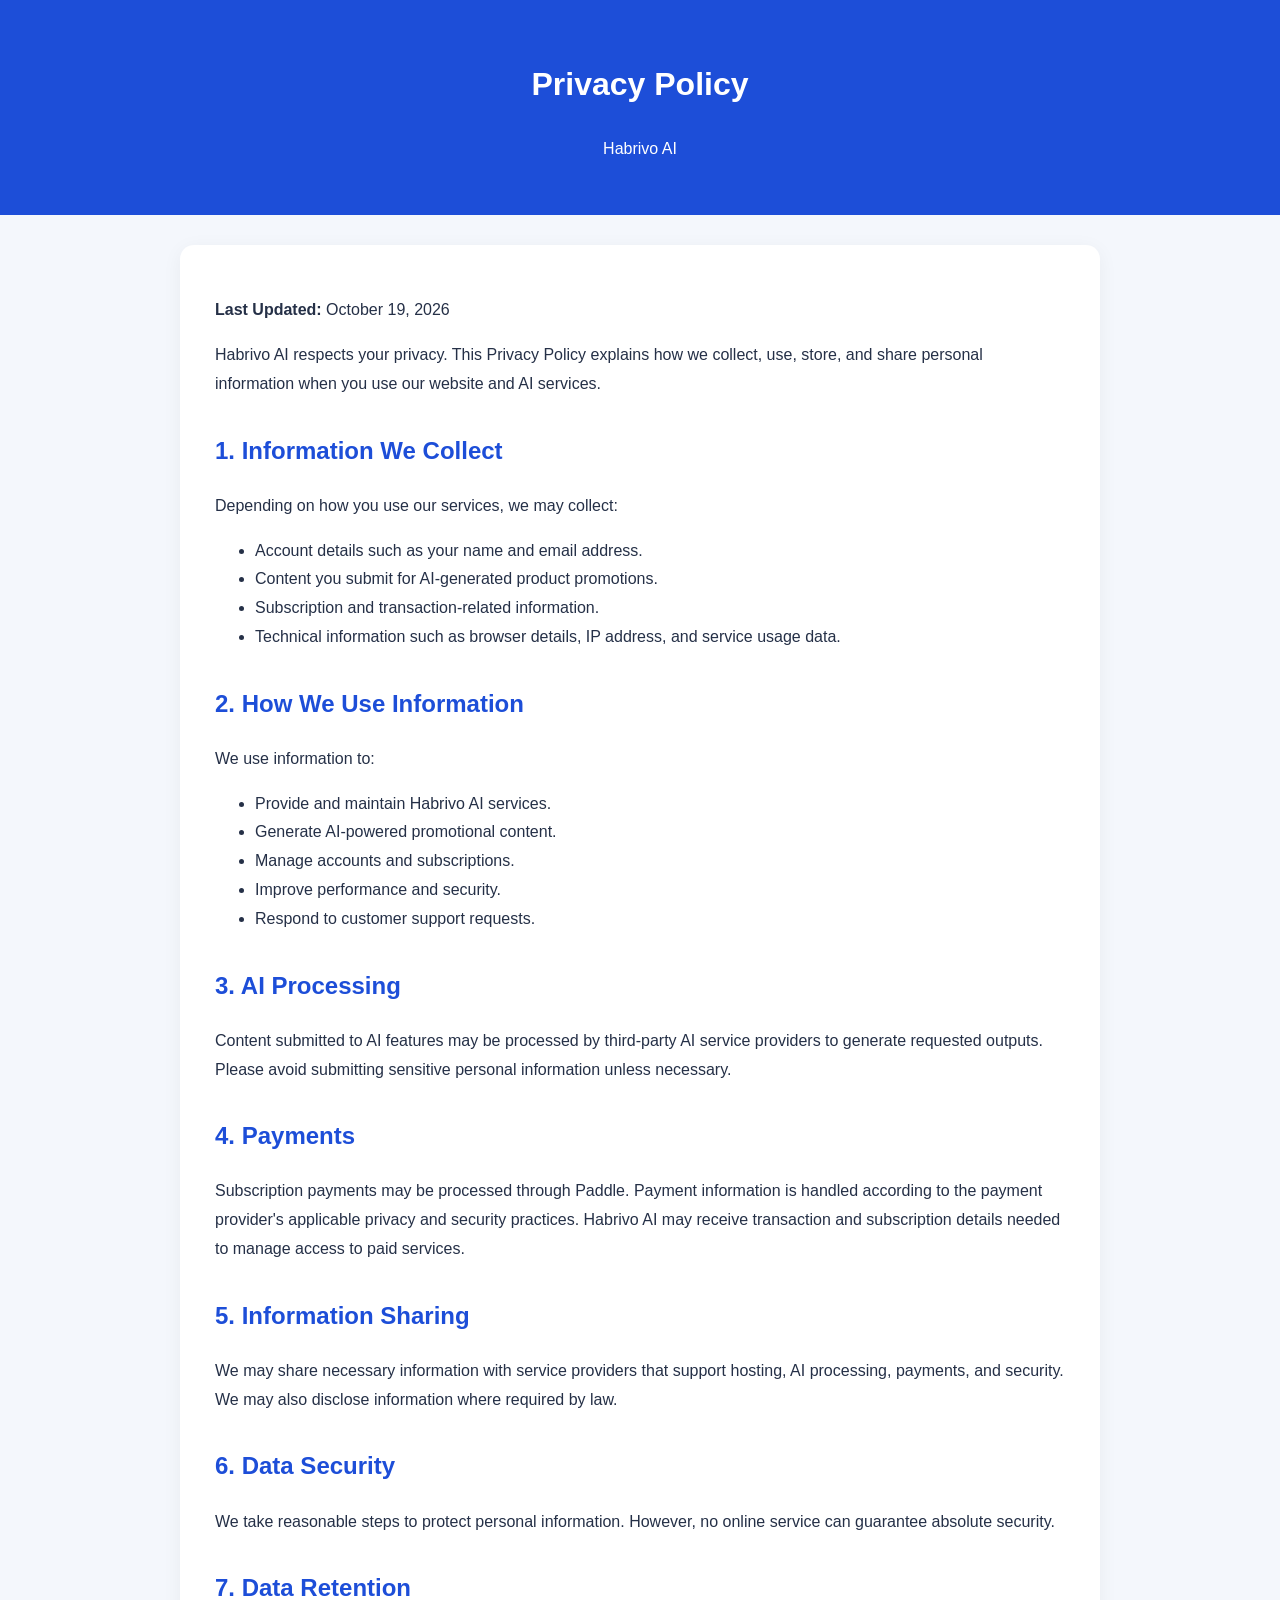
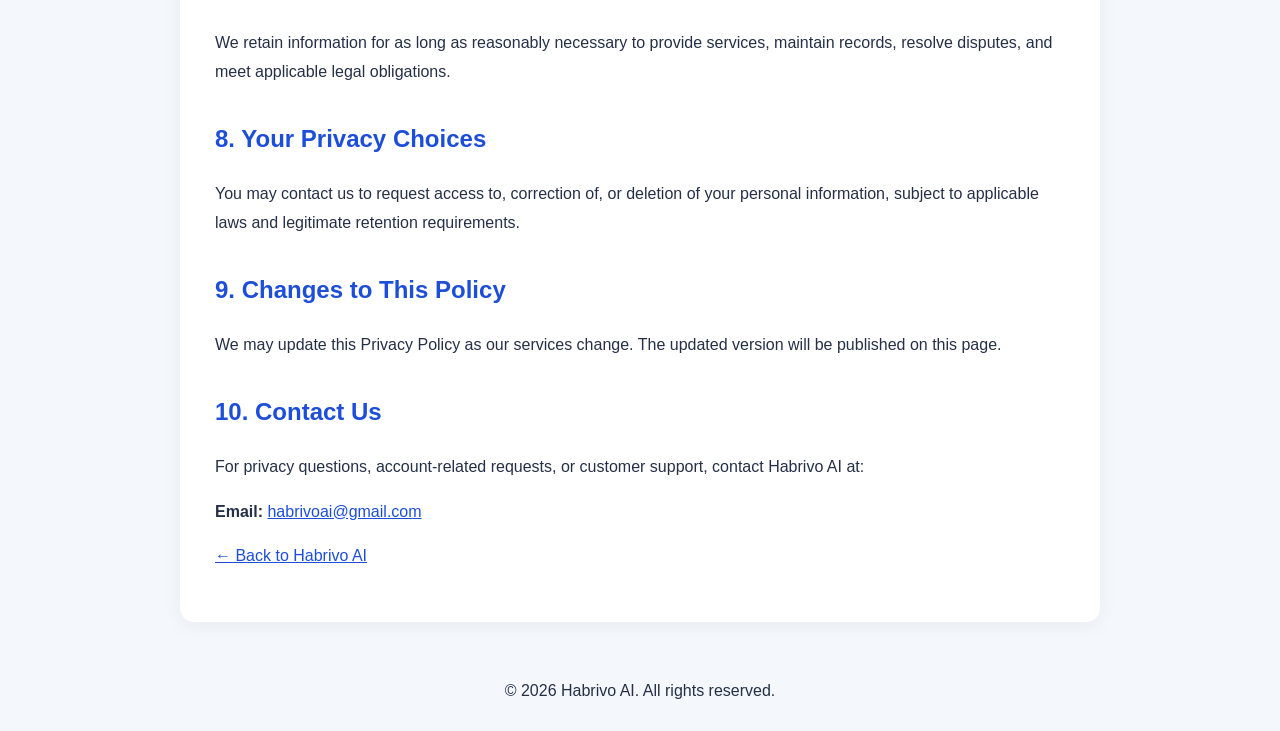
<file: frontend/privacy.html>
<!DOCTYPE html>
<html lang="en">

<head>
    <meta charset="UTF-8">
    <meta name="viewport" content="width=device-width, initial-scale=1.0">
    <title>Privacy Policy | Habrivo AI</title>
    <style>
        body {
            font-family: Arial, sans-serif;
            background: #f4f7fc;
            color: #253047;
            line-height: 1.8;
            margin: 0;
        }

        header {
            background: #1d4ed8;
            color: white;
            padding: 35px 20px;
            text-align: center;
        }

        main {
            max-width: 850px;
            margin: 30px auto;
            padding: 35px;
            background: white;
            border-radius: 14px;
            box-shadow: 0 4px 20px #0000000d;
        }

        h2 {
            color: #1d4ed8;
            margin-top: 30px;
        }

        a {
            color: #1d4ed8;
        }

        footer {
            text-align: center;
            padding: 25px;
        }

        @media(max-width: 600px) {
            main {
                margin: 15px;
                padding: 20px;
            }
        }
    </style>
</head>

<body>
    <header>
        <h1>Privacy Policy</h1>
        <p>Habrivo AI</p>
    </header>

    <main>
        <p><strong>Last Updated:</strong> October 19, 2026</p>

        <p>
            Habrivo AI respects your privacy. This Privacy Policy
            explains how we collect, use, store, and share personal
            information when you use our website and AI services.
        </p>

        <h2>1. Information We Collect</h2>
        <p>Depending on how you use our services, we may collect:</p>
        <ul>
            <li>Account details such as your name and email address.</li>
            <li>Content you submit for AI-generated product promotions.</li>
            <li>Subscription and transaction-related information.</li>
            <li>Technical information such as browser details, IP address,
                and service usage data.</li>
        </ul>

        <h2>2. How We Use Information</h2>
        <p>We use information to:</p>
        <ul>
            <li>Provide and maintain Habrivo AI services.</li>
            <li>Generate AI-powered promotional content.</li>
            <li>Manage accounts and subscriptions.</li>
            <li>Improve performance and security.</li>
            <li>Respond to customer support requests.</li>
        </ul>

        <h2>3. AI Processing</h2>
        <p>
            Content submitted to AI features may be processed by
            third-party AI service providers to generate requested
            outputs. Please avoid submitting sensitive personal
            information unless necessary.
        </p>

        <h2>4. Payments</h2>
        <p>
            Subscription payments may be processed through Paddle.
            Payment information is handled according to the payment
            provider's applicable privacy and security practices.
            Habrivo AI may receive transaction and subscription details
            needed to manage access to paid services.
        </p>

        <h2>5. Information Sharing</h2>
        <p>
            We may share necessary information with service providers
            that support hosting, AI processing, payments, and security.
            We may also disclose information where required by law.
        </p>

        <h2>6. Data Security</h2>
        <p>
            We take reasonable steps to protect personal information.
            However, no online service can guarantee absolute security.
        </p>

        <h2>7. Data Retention</h2>
        <p>
            We retain information for as long as reasonably necessary
            to provide services, maintain records, resolve disputes,
            and meet applicable legal obligations.
        </p>

        <h2>8. Your Privacy Choices</h2>
        <p>
            You may contact us to request access to, correction of,
            or deletion of your personal information, subject to
            applicable laws and legitimate retention requirements.
        </p>

        <h2>9. Changes to This Policy</h2>
        <p>
            We may update this Privacy Policy as our services change.
            The updated version will be published on this page.
        </p>


        <h2>10. Contact Us</h2>
        <p>
            For privacy questions, account-related requests,
            or customer support, contact Habrivo AI at:
        </p>
        <p>
            <strong>Email:</strong>
            <a href="mailto:habrivoai@gmail.com">
                habrivoai@gmail.com
            </a>
        </p>


        <p><a href="/">← Back to Habrivo AI</a></p>
    </main>

    <footer>© 2026 Habrivo AI. All rights reserved.</footer>
</body>

</html>
</file>
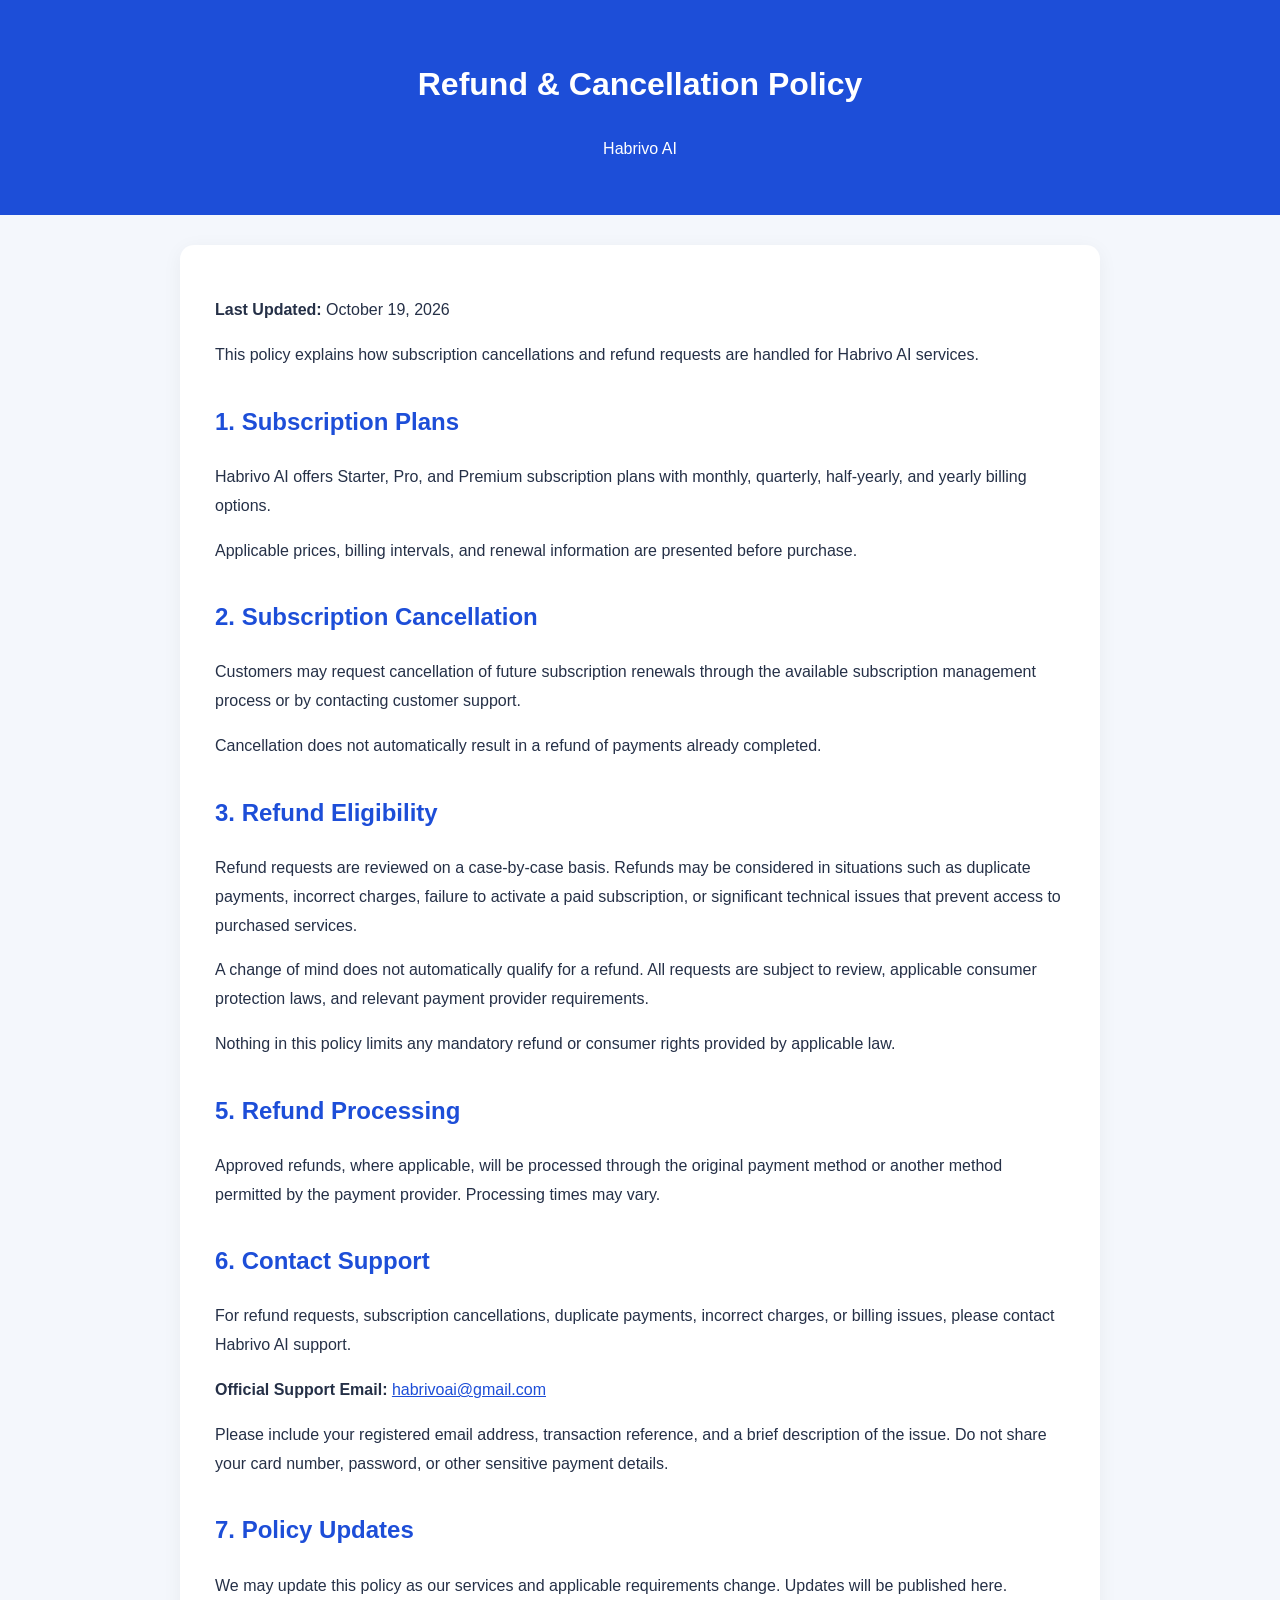
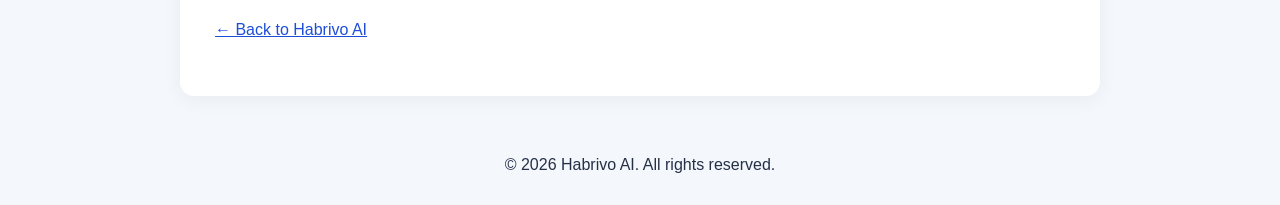
<file: frontend/refund.html>
<!DOCTYPE html>
<html lang="en">

<head>
    <meta charset="UTF-8">
    <meta name="viewport" content="width=device-width, initial-scale=1.0">
    <title>Refund & Cancellation Policy | Habrivo AI</title>
    <style>
        body {
            font-family: Arial, sans-serif;
            background: #f4f7fc;
            color: #253047;
            line-height: 1.8;
            margin: 0;
        }

        header {
            background: #1d4ed8;
            color: white;
            padding: 35px 20px;
            text-align: center;
        }

        main {
            max-width: 850px;
            margin: 30px auto;
            padding: 35px;
            background: white;
            border-radius: 14px;
            box-shadow: 0 4px 20px #0000000d;
        }

        h2 {
            color: #1d4ed8;
            margin-top: 30px;
        }

        a {
            color: #1d4ed8;
        }

        footer {
            text-align: center;
            padding: 25px;
        }

        @media (max-width: 600px) {
            main {
                margin: 15px;
                padding: 20px;
            }
        }
    </style>
</head>

<body>
    <header>
        <h1>Refund & Cancellation Policy</h1>
        <p>Habrivo AI</p>
    </header>

    <main>
        <p><strong>Last Updated:</strong> October 19, 2026</p>

        <p>
            This policy explains how subscription cancellations
            and refund requests are handled for Habrivo AI services.
        </p>

        <h2>1. Subscription Plans</h2>
        <p>
            Habrivo AI offers Starter, Pro, and Premium subscription
            plans with monthly, quarterly, half-yearly, and yearly
            billing options.
        </p>
        <p>
            Applicable prices, billing intervals, and renewal
            information are presented before purchase.
        </p>

        <h2>2. Subscription Cancellation</h2>
        <p>
            Customers may request cancellation of future subscription
            renewals through the available subscription management
            process or by contacting customer support.
        </p>
        <p>
            Cancellation does not automatically result in a refund
            of payments already completed.
        </p>


        <h2>3. Refund Eligibility</h2>
        <p>
            Refund requests are reviewed on a case-by-case basis.
            Refunds may be considered in situations such as
            duplicate payments, incorrect charges, failure to
            activate a paid subscription, or significant technical
            issues that prevent access to purchased services.
        </p>
        <p>
            A change of mind does not automatically qualify for
            a refund. All requests are subject to review,
            applicable consumer protection laws, and relevant
            payment provider requirements.
        </p>
        <p>
            Nothing in this policy limits any mandatory refund
            or consumer rights provided by applicable law.
        </p>


        <h2>5. Refund Processing</h2>
        <p>
            Approved refunds, where applicable, will be processed
            through the original payment method or another method
            permitted by the payment provider.
            Processing times may vary.
        </p>


        <h2>6. Contact Support</h2>
        <p>
            For refund requests, subscription cancellations,
            duplicate payments, incorrect charges, or billing
            issues, please contact Habrivo AI support.
        </p>
        <p>
            <strong>Official Support Email:</strong>
            <a href="mailto:habrivoai@gmail.com">
                habrivoai@gmail.com
            </a>
        </p>
        <p>
            Please include your registered email address,
            transaction reference, and a brief description
            of the issue. Do not share your card number,
            password, or other sensitive payment details.
        </p>


        <h2>7. Policy Updates</h2>
        <p>
            We may update this policy as our services and applicable
            requirements change. Updates will be published here.
        </p>

        <p><a href="/">← Back to Habrivo AI</a></p>
    </main>

    <footer>
        © 2026 Habrivo AI. All rights reserved.
    </footer>
</body>

</html>
</file>
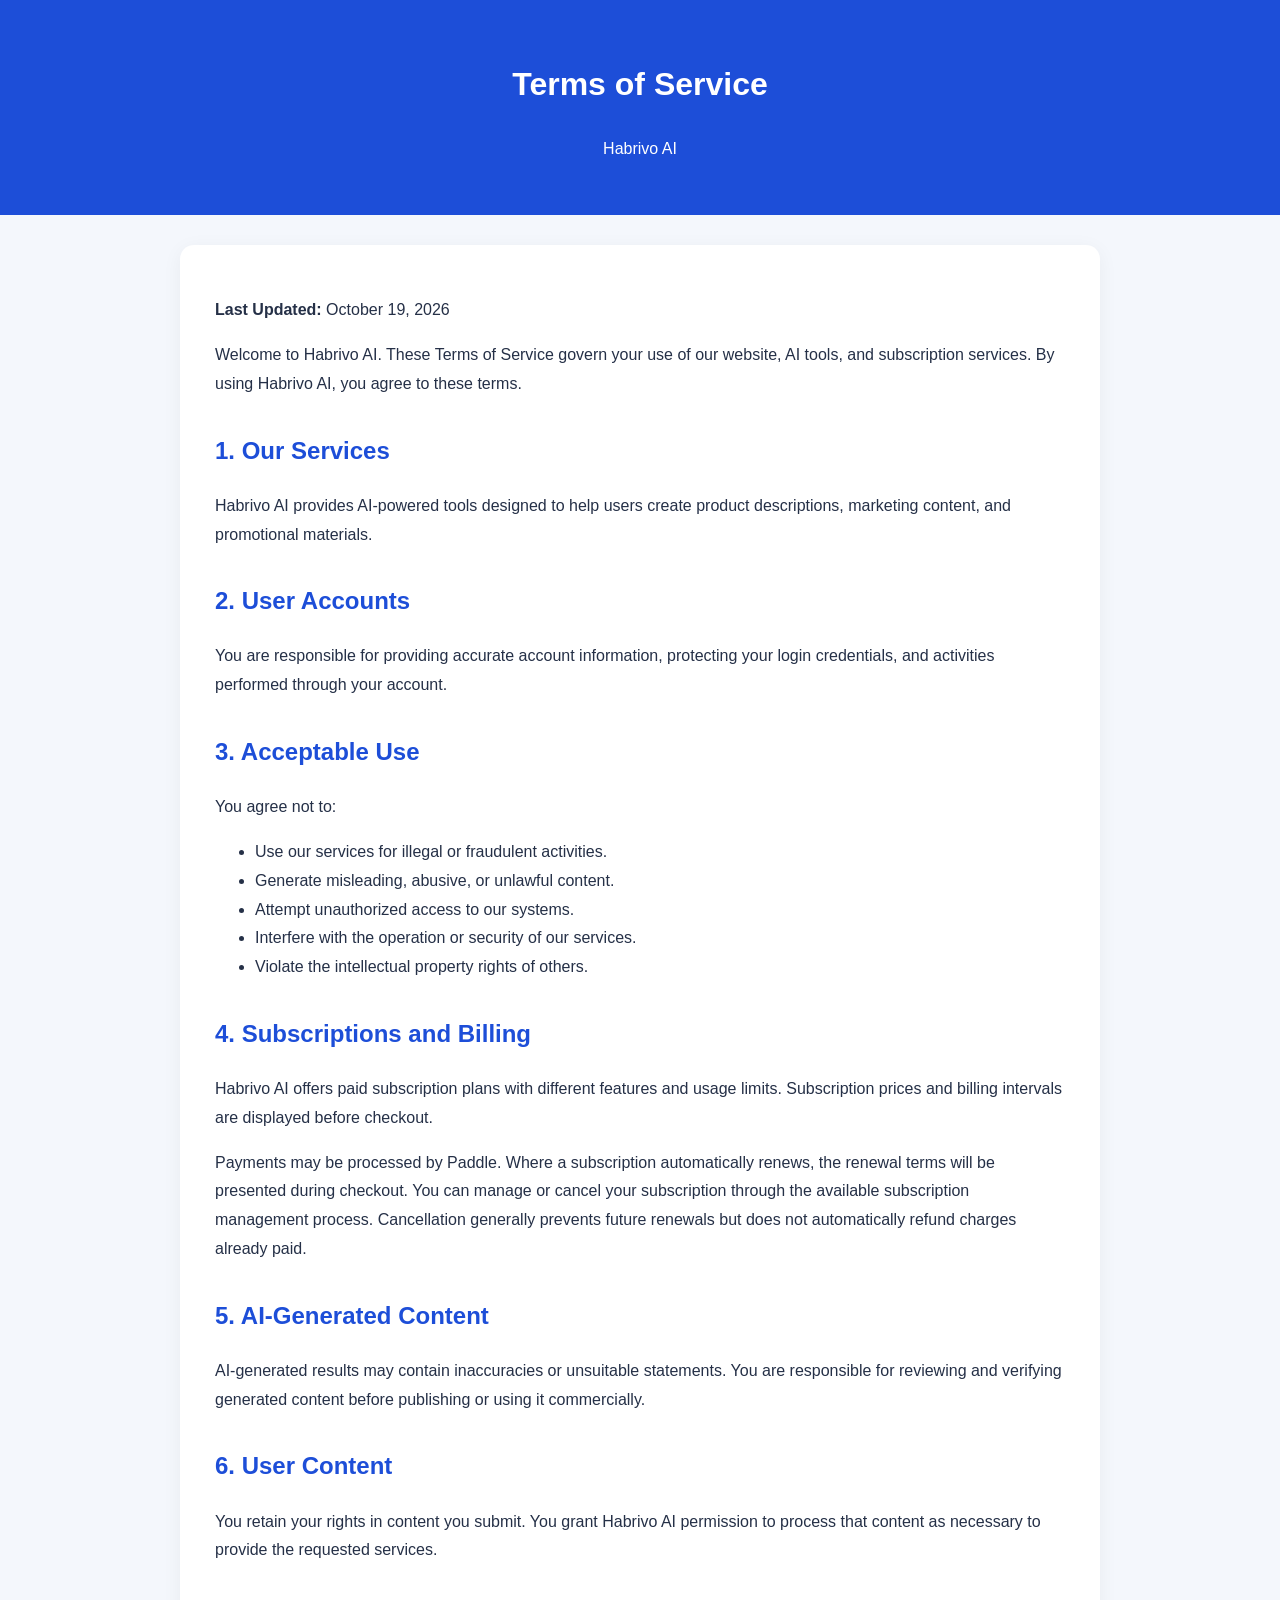
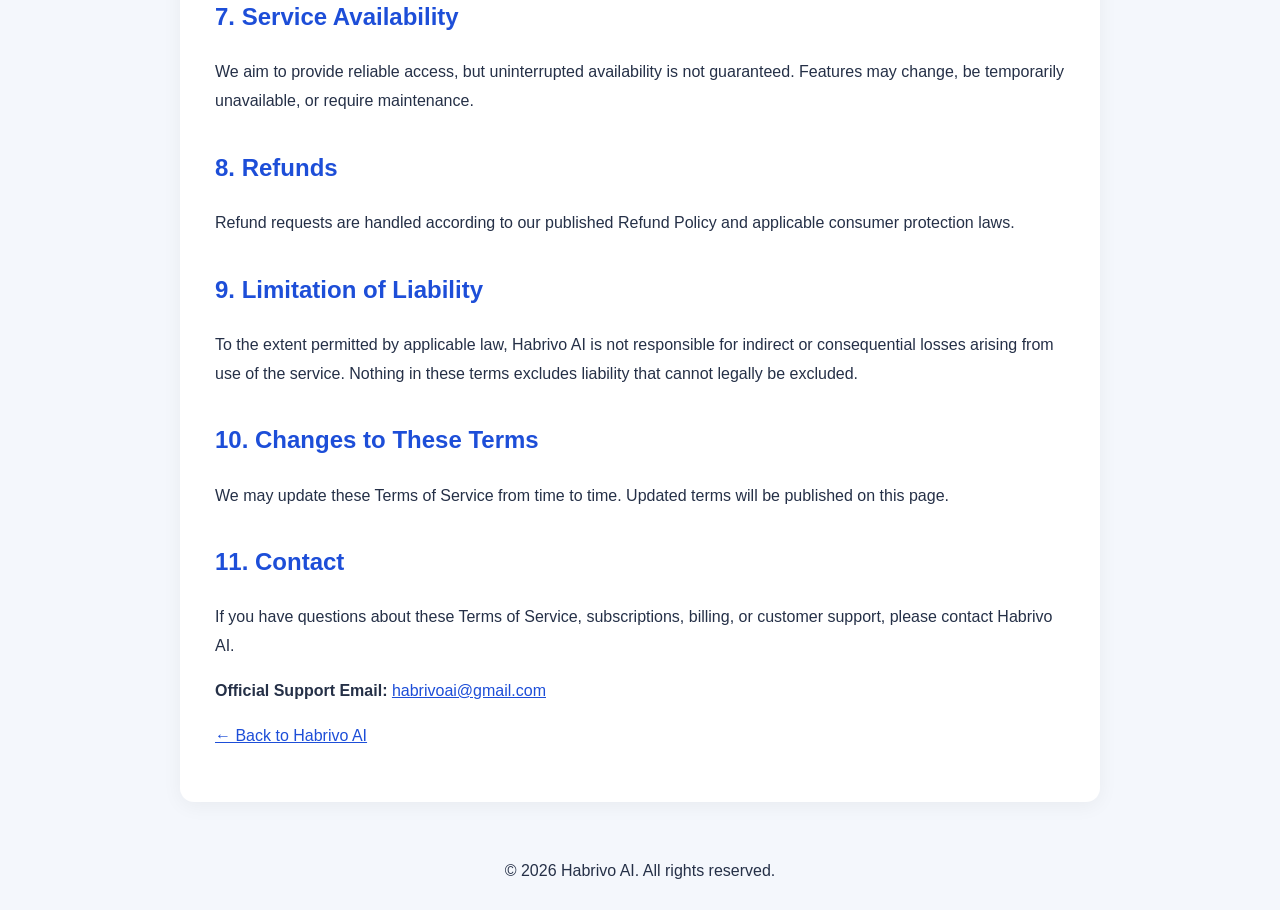
<file: frontend/terms.html>
<!DOCTYPE html>
<html lang="en">

<head>
    <meta charset="UTF-8">
    <meta name="viewport" content="width=device-width, initial-scale=1.0">
    <title>Terms of Service | Habrivo AI</title>
    <style>
        body {
            font-family: Arial, sans-serif;
            background: #f4f7fc;
            color: #253047;
            line-height: 1.8;
            margin: 0;
        }

        header {
            background: #1d4ed8;
            color: white;
            padding: 35px 20px;
            text-align: center;
        }

        main {
            max-width: 850px;
            margin: 30px auto;
            padding: 35px;
            background: white;
            border-radius: 14px;
            box-shadow: 0 4px 20px #0000000d;
        }

        h2 {
            color: #1d4ed8;
            margin-top: 30px;
        }

        a {
            color: #1d4ed8;
        }

        footer {
            text-align: center;
            padding: 25px;
        }

        @media(max-width: 600px) {
            main {
                margin: 15px;
                padding: 20px;
            }
        }
    </style>
</head>

<body>
    <header>
        <h1>Terms of Service</h1>
        <p>Habrivo AI</p>
    </header>

    <main>
        <p><strong>Last Updated:</strong> October 19, 2026</p>

        <p>
            Welcome to Habrivo AI. These Terms of Service govern
            your use of our website, AI tools, and subscription services.
            By using Habrivo AI, you agree to these terms.
        </p>

        <h2>1. Our Services</h2>
        <p>
            Habrivo AI provides AI-powered tools designed to help
            users create product descriptions, marketing content,
            and promotional materials.
        </p>

        <h2>2. User Accounts</h2>
        <p>
            You are responsible for providing accurate account
            information, protecting your login credentials,
            and activities performed through your account.
        </p>

        <h2>3. Acceptable Use</h2>
        <p>You agree not to:</p>
        <ul>
            <li>Use our services for illegal or fraudulent activities.</li>
            <li>Generate misleading, abusive, or unlawful content.</li>
            <li>Attempt unauthorized access to our systems.</li>
            <li>Interfere with the operation or security of our services.</li>
            <li>Violate the intellectual property rights of others.</li>
        </ul>

        <h2>4. Subscriptions and Billing</h2>
        <p>
            Habrivo AI offers paid subscription plans with different
            features and usage limits. Subscription prices and billing
            intervals are displayed before checkout.
        </p>
        <p>
            Payments may be processed by Paddle. Where a subscription
            automatically renews, the renewal terms will be presented
            during checkout. You can manage or cancel your subscription
            through the available subscription management process.
            Cancellation generally prevents future renewals but does
            not automatically refund charges already paid.
        </p>

        <h2>5. AI-Generated Content</h2>
        <p>
            AI-generated results may contain inaccuracies or unsuitable
            statements. You are responsible for reviewing and verifying
            generated content before publishing or using it commercially.
        </p>

        <h2>6. User Content</h2>
        <p>
            You retain your rights in content you submit. You grant
            Habrivo AI permission to process that content as necessary
            to provide the requested services.
        </p>

        <h2>7. Service Availability</h2>
        <p>
            We aim to provide reliable access, but uninterrupted
            availability is not guaranteed. Features may change,
            be temporarily unavailable, or require maintenance.
        </p>

        <h2>8. Refunds</h2>
        <p>
            Refund requests are handled according to our published
            Refund Policy and applicable consumer protection laws.
        </p>

        <h2>9. Limitation of Liability</h2>
        <p>
            To the extent permitted by applicable law, Habrivo AI
            is not responsible for indirect or consequential losses
            arising from use of the service. Nothing in these terms
            excludes liability that cannot legally be excluded.
        </p>

        <h2>10. Changes to These Terms</h2>
        <p>
            We may update these Terms of Service from time to time.
            Updated terms will be published on this page.
        </p>


        <h2>11. Contact</h2>
        <p>
            If you have questions about these Terms of Service,
            subscriptions, billing, or customer support,
            please contact Habrivo AI.
        </p>
        <p>
            <strong>Official Support Email:</strong>
            <a href="mailto:habrivoai@gmail.com">
                habrivoai@gmail.com
            </a>
        </p>

        <p><a href="/">← Back to Habrivo AI</a></p>
    </main>

    <footer>
        © 2026 Habrivo AI. All rights reserved.
    </footer>
</body>

</html>
</file>
